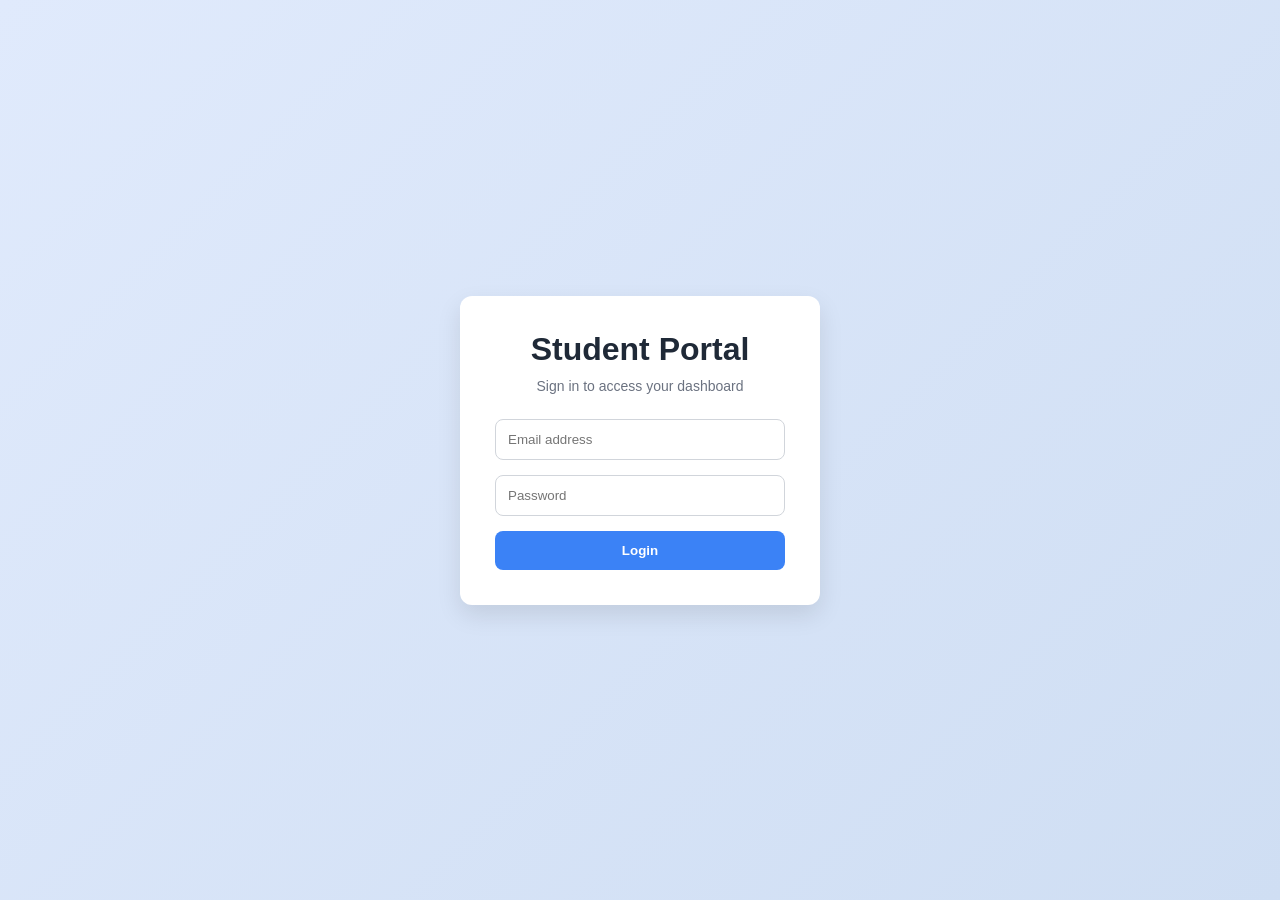
<file: index.html>
<!DOCTYPE html>
<html lang="en">
<head>
    <meta charset="UTF-8">
    <meta name="viewport" content="width=device-width, initial-scale=1.0">
    <title>Student Dashboard Login</title>
    <link rel="stylesheet" href="style.css">
</head>
<body>

<div class="login-wrapper">

    <div class="login-card">
        <h1>Student Portal</h1>
        <p>Sign in to access your dashboard</p>

        <form id="loginForm">
            <input type="email" placeholder="Email address" required>
            <input type="password" placeholder="Password" required>

            <button type="submit">Login</button>
        </form>
    </div>

</div>

<script>
    const form = document.getElementById("loginForm");

    form.addEventListener("submit", function (e) {
        e.preventDefault();

        // simple redirect after "login"
        window.location.href = "dashboard.html";
    });
</script>

</body>
</html>
</file>
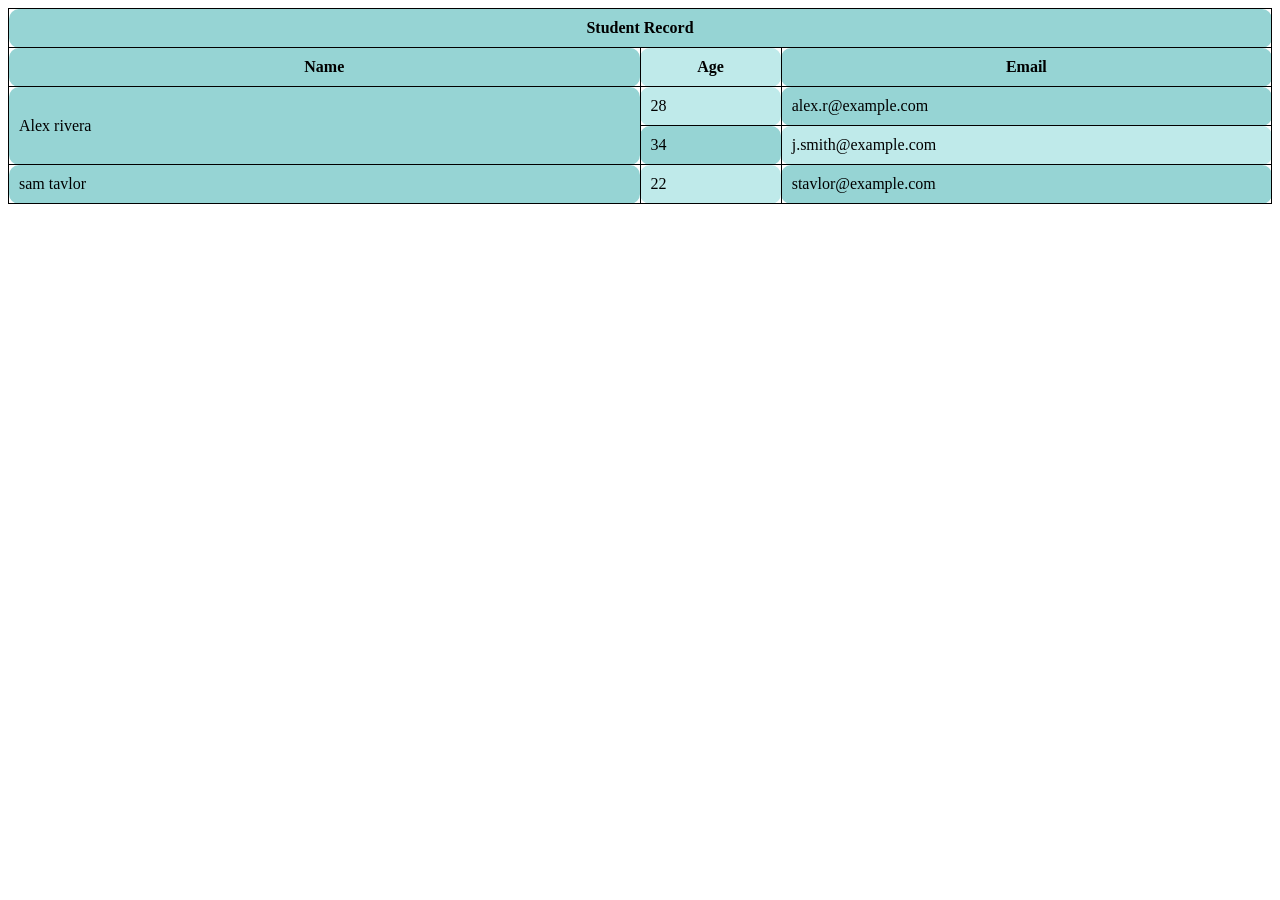
<file: class2.html>
<!DOCTYPE html>
<html>
<head>
    <title>HOME PAGE</title>

    <style>
        table, th, td {
            border: 1px solid black;
            border-collapse: collapse;
        }
        th, td {
            background-color: #96D4D4;
        }

        th, td {
            padding: 10px;
        }
        table {
            border-spacing: 10px;
            width: 100%; 
        }
        tr:nth-child(even) {
            background-color: #D6EEEE;
        }
        td:nth-child(even), th:nth-child(even) {
            background-color: #BFEAEA;
        }
        tr {
            border-bottom: 1px solid #ddd;
        }
        tr:hover {
            background-color: #f1f1f1;
        }
        table, th, td {
            border-radius: 10px;
        }
    </style>

</head>

<body>
<table>
    <tr>
        <th colspan="3">Student Record</th>
    </tr>
    <tr>
        <th style="width: 50%;">Name</th> 
        <th>Age</th>
        <th>Email</th>
    </tr>
    <tr>
        <td rowspan="2">Alex rivera</td>
        <td>28</td>
        <td>alex.r@example.com</td>
    </tr>

    <tr>
        <td>34</td>
        <td>j.smith@example.com</td>
    </tr>

    <tr>
        <td>sam tavlor</td>
        <td>22</td>
        <td>stavlor@example.com</td>
    </tr>

</table>

</body>
</html>
</file>
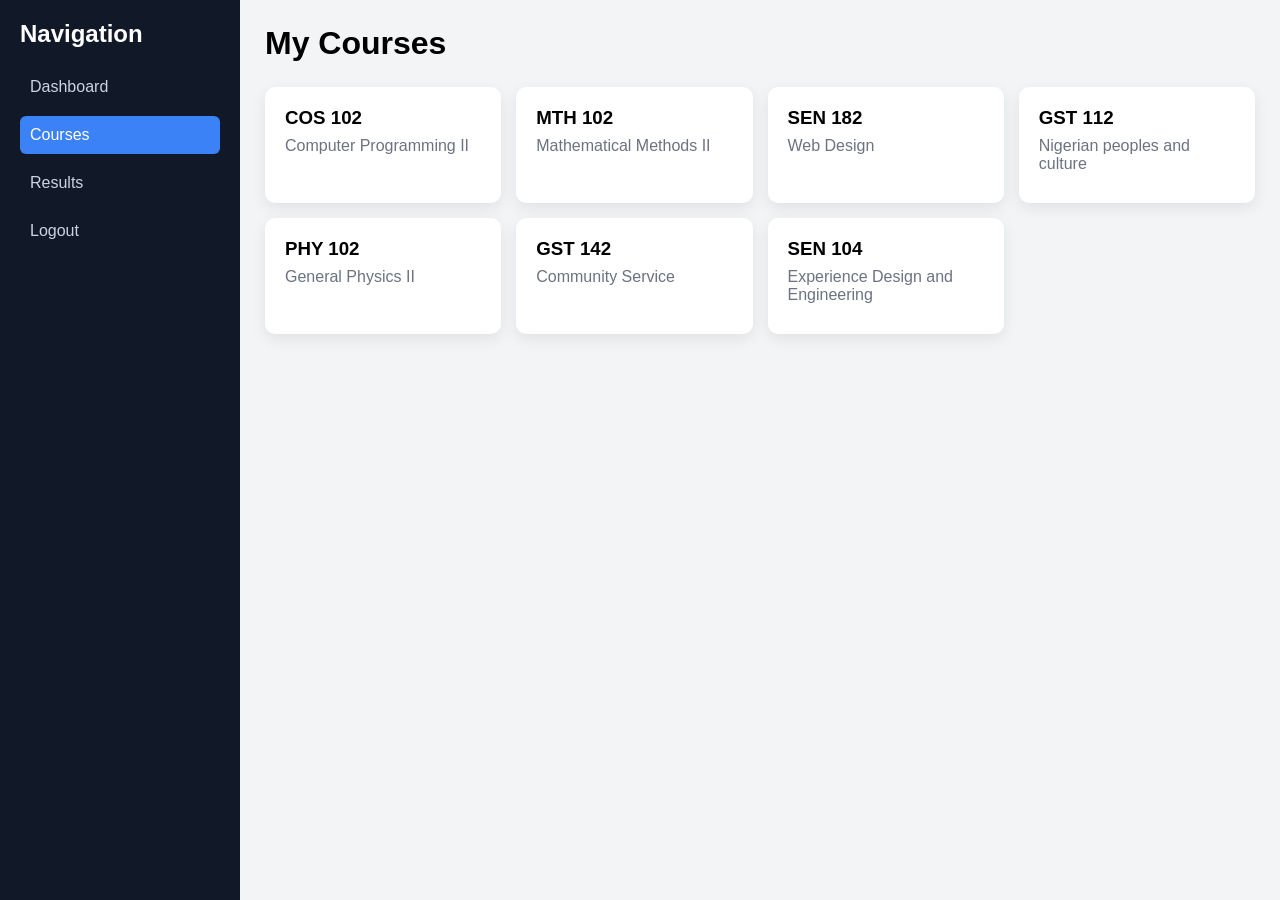
<file: courses.html>
<!DOCTYPE html>
<html lang="en">
<head>
    <meta charset="UTF-8">
    <meta name="viewport" content="width=device-width, initial-scale=1.0">
    <title>Courses</title>
    <link rel="stylesheet" href="style.css">
</head>
<body>

<div class="dashboard-layout">

    <!-- SIDEBAR -->
    <aside class="sidebar">
        <h2>Navigation</h2>

        <nav>
            <a href="dashboard.html">Dashboard</a>
            <a href="courses.html" class="active">Courses</a>
            <a href="results.html">Results</a>
            <a href="index.html">Logout</a>
        </nav>
    </aside>

    <!-- MAIN -->
    <main class="main">

        <header class="topbar">
            <h1>My Courses</h1>
        </header>

        <!-- COURSE GRID -->
        <section class="course-grid">

            <div class="course-card">
                <h3>COS 102</h3>
                <p>Computer Programming II</p>
            </div>

            <div class="course-card">
                <h3>MTH 102</h3>
                <p>Mathematical Methods II</p>
            </div>

            <div class="course-card">
                <h3>SEN 182</h3>
                <p>Web Design</p>
            </div>

            <div class="course-card">
                <h3>GST 112</h3>
                <p>Nigerian peoples and culture</p>
            </div>

            <div class="course-card">
                <h3>PHY 102</h3>
                <p>General Physics II</p>
            </div>

            <div class="course-card">
                <h3>GST 142</h3>
                <p>Community Service</p>
            </div>

            <div class="course-card">
                <h3>SEN 104</h3>
                <p>Experience Design and Engineering</p>
            </div>

        </section>

    </main>
</div>

</body>
</html>
</file>
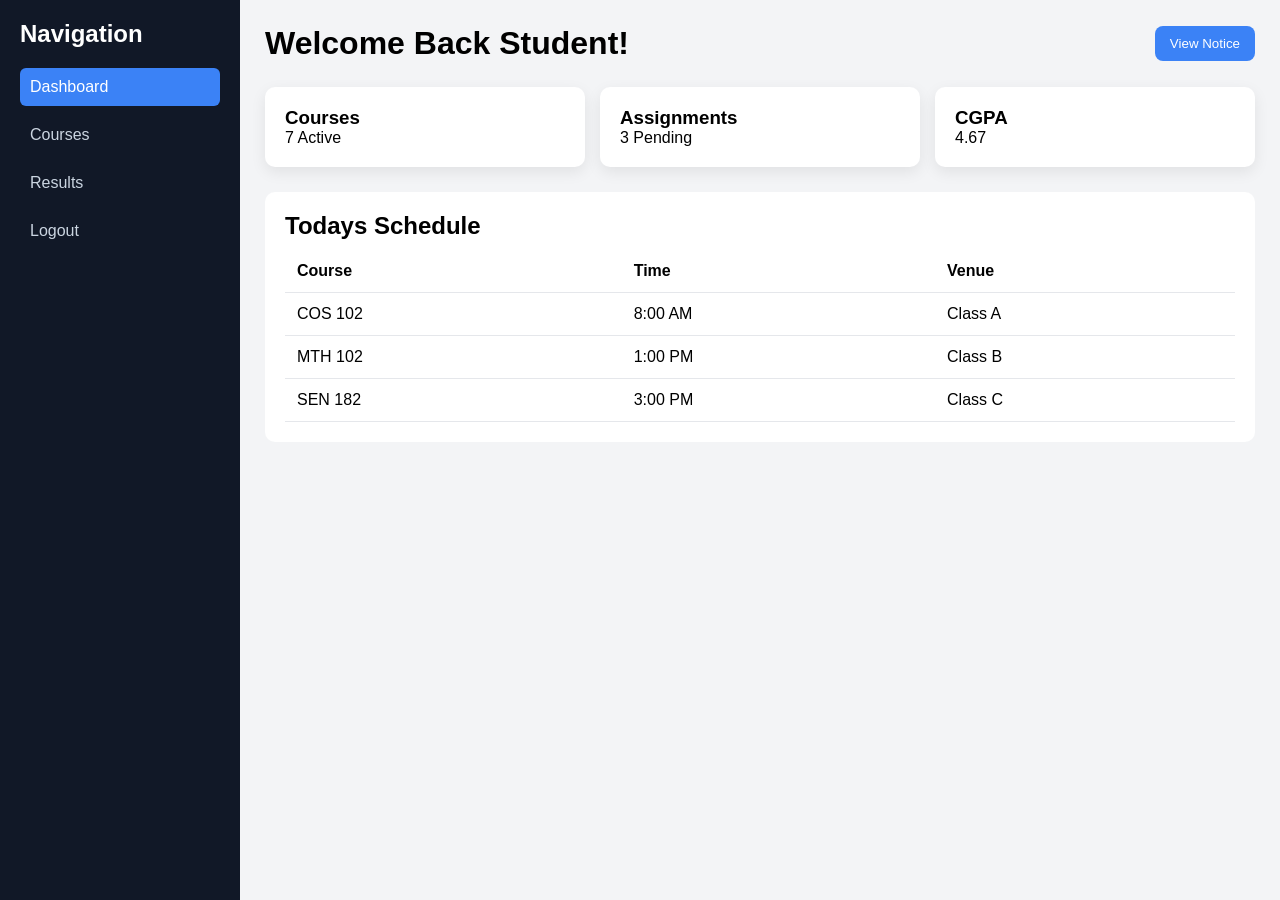
<file: dashboard.html>
<!DOCTYPE html>
<html lang="en">
<head>
    <meta charset="UTF-8">
    <meta name="viewport" content="width=device-width, initial-scale=1.0">
    <title>Student Dashboard</title>
    <link rel="stylesheet" href="style.css">
</head>
<body>

<div class="dashboard-layout">

    <!-- SIDEBAR -->
    <aside class="sidebar">
        <h2>Navigation</h2>

        <nav>
            <a href="dashboard.html" class="active">Dashboard</a>
            <a href="courses.html">Courses</a>
            <a href="results.html">Results</a>
            <a href="index.html">Logout</a>
        </nav>
    </aside>

    <!-- MAIN AREA -->
    <main class="main">

        <header class="topbar">
            <h1>Welcome Back Student!</h1>

            <button id="openModalBtn">View Notice</button>
        </header>

        <!-- CARDS -->
        <section class="card-grid">

            <div class="card">
                <h3>Courses</h3>
                <p>7 Active</p>
            </div>

            <div class="card">
                <h3>Assignments</h3>
                <p>3 Pending</p>
            </div>

            <div class="card">
                <h3>CGPA</h3>
                <p>4.67</p>
            </div>
        </section>

        <!-- TABLE SECTION -->
        <section class="table-section">
            <h2>Todays Schedule</h2>

            <table>
                <tr>
                    <th>Course</th>
                    <th>Time</th>
                    <th>Venue</th>
                </tr>

                <tr>
                    <td>COS 102</td>
                    <td>8:00 AM</td>
                    <td>Class A</td>
                </tr>

                <tr>
                    <td>MTH 102</td>
                    <td>1:00 PM</td>
                    <td>Class B</td>
                </tr>

                <tr>
                    <td>SEN 182</td>
                    <td>3:00 PM</td>
                    <td>Class C</td>
                </tr>
            </table>
        </section>

    </main>
</div>

<!-- MODAL -->
<div class="modal" id="modal">
    <div class="modal-box">
        <span class="close">&times;</span>
        <h2>Notice</h2>
        <p>SEN 182 assignment submission closes tomorrow at 11:59 PM.</p>
    </div>
</div>

<script>
    const modal = document.getElementById("modal");
    const openBtn = document.getElementById("openModalBtn");
    const closeBtn = document.querySelector(".close");

    openBtn.addEventListener("click", () => {
        modal.style.display = "flex";
    });

    closeBtn.addEventListener("click", () => {
        modal.style.display = "none";
    });

    window.addEventListener("click", (e) => {
        if (e.target === modal) {
            modal.style.display = "none";
        }
    });
</script>

</body>
</html>
</file>
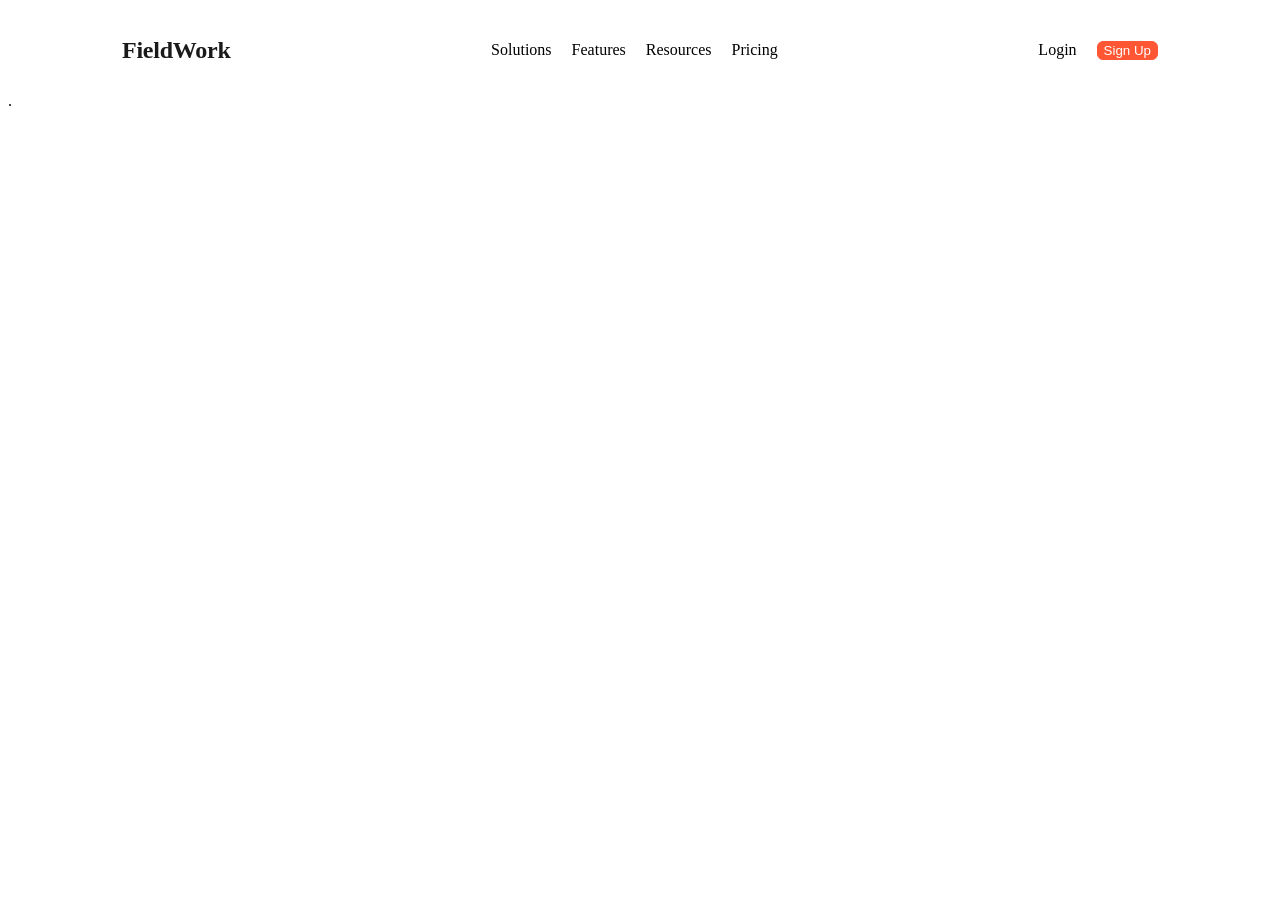
<file: FieldWork.html>
<!DOCTYPE html>
<html lang="en">
<head>
    <meta charset="UTF-8">
    <meta name="viewport" content="width=device-width, initial-scale=1.0">
    <title>FieldWork</title>
    <link href="main.css" rel="stylesheet">
</head>
<body>

    <nav class="navbar">

        <!-- Brand Name Section -->
        <div class="brandName">
            <p>FieldWork</p>
        </div>

        <!-- Menu Items Section -->
        <ul class="menu-items">
            <li>Solutions</li>
            <li>Features</li>
            <li>Resources</li>
            <li>Pricing</li>
        </ul>

        <!-- Button Section -->
        <div class="buttonDiv">
            <a href="#">Login</a>
            <button>Sign Up</button>
        </div>
    </nav>
</body>
</html>.
</file>
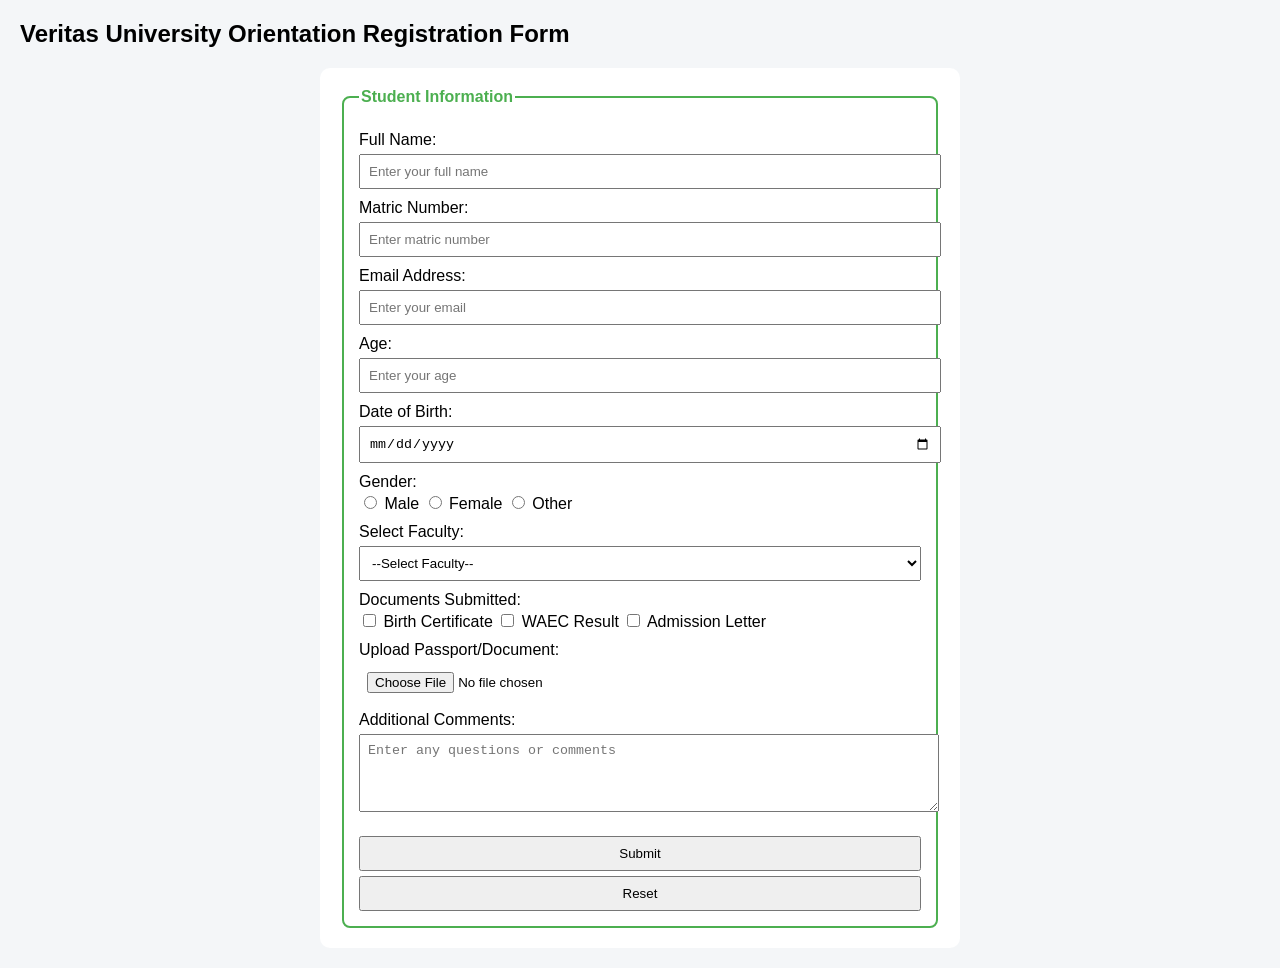
<file: lab4 task.html>
<!DOCTYPE html>
<html lang="en">
<head>
    <meta charset="UTF-8">
    <title>Veritas University Orientation Portal</title>
    <style>
        body {
            font-family: Arial, sans-serif;
            background-color: #f4f6f8;
            margin: 20px;
        }
        form {
            background: #fff;
            padding: 20px;
            border-radius: 10px;
            max-width: 600px;
            margin: auto;
        }
        fieldset {
            border: 2px solid #4CAF50;
            border-radius: 8px;
            padding: 15px;
        }
        legend {
            font-weight: bold;
            color: #4CAF50;
        }
        label {
            display: block;
            margin-top: 10px;
        }
        input, select, textarea {
            width: 100%;
            padding: 8px;
            margin-top: 5px;
        }
        .inline {
            width: auto;
        }
        .buttons {
            margin-top: 15px;
        }
    </style>
</head>
<body>

<h2>Veritas University Orientation Registration Form</h2>

<form>

    <fieldset>
        <legend>Student Information</legend>

        <!-- Full Name -->
        <label for="name">Full Name:</label>
        <input type="text" id="name" name="name" placeholder="Enter your full name" required>

        <!-- Matric Number -->
        <label for="matric">Matric Number:</label>
        <input type="text" id="matric" name="matric" placeholder="Enter matric number" required>

        <!-- Email -->
        <label for="email">Email Address:</label>
        <input type="email" id="email" name="email" placeholder="Enter your email" required>

        <!-- Age -->
        <label for="age">Age:</label>
        <input type="number" id="age" name="age" placeholder="Enter your age" required>

        <!-- Date of Birth -->
        <label for="dob">Date of Birth:</label>
        <input type="date" id="dob" name="dob" required>

        <!-- Gender -->
        <label>Gender:</label>
        <input type="radio" name="gender" value="male" class="inline" required> Male
        <input type="radio" name="gender" value="female" class="inline"> Female
        <input type="radio" name="gender" value="other" class="inline"> Other

        <!-- Faculty Dropdown -->
        <label for="faculty">Select Faculty:</label>
        <select id="faculty" name="faculty" required>
            <option value="">--Select Faculty--</option>
            <option value="science">Science</option>
            <option value="arts">Arts</option>
            <option value="engineering">Engineering</option>
            <option value="management">Management Sciences</option>
        </select>

        <!-- Documents -->
        <label>Documents Submitted:</label>
        <input type="checkbox" name="documents" value="birth_cert" class="inline"> Birth Certificate
        <input type="checkbox" name="documents" value="waec" class="inline"> WAEC Result
        <input type="checkbox" name="documents" value="admission_letter" class="inline"> Admission Letter

        <!-- File Upload -->
        <label for="file">Upload Passport/Document:</label>
        <input type="file" id="file" name="file" required>

        <!-- Comments -->
        <label for="comments">Additional Comments:</label>
        <textarea id="comments" name="comments" rows="4" placeholder="Enter any questions or comments"></textarea>

        <!-- Buttons -->
        <div class="buttons">
            <input type="submit" value="Submit">
            <input type="reset" value="Reset">
        </div>

    </fieldset>

</form>

</body>
</html>
</file>
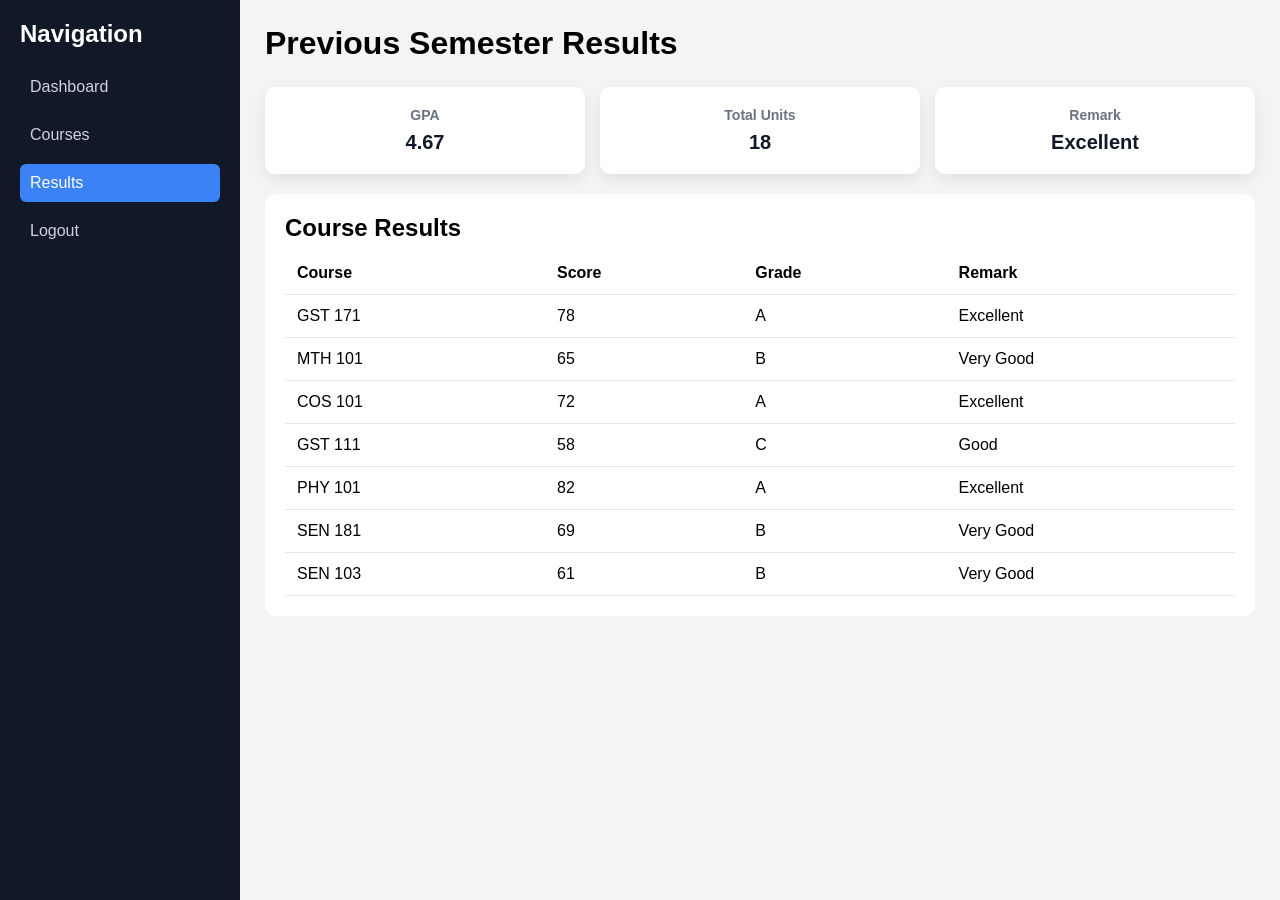
<file: results.html>
<!DOCTYPE html>
<html lang="en">
<head>
    <meta charset="UTF-8">
    <meta name="viewport" content="width=device-width, initial-scale=1.0">
    <title>Results</title>
    <link rel="stylesheet" href="style.css">
</head>
<body>

<div class="dashboard-layout">

    <!-- SIDEBAR -->
    <aside class="sidebar">
        <h2>Navigation</h2>

        <nav>
            <a href="dashboard.html">Dashboard</a>
            <a href="courses.html">Courses</a>
            <a href="results.html" class="active">Results</a>
            <a href="index.html">Logout</a>
        </nav>
    </aside>

    <!-- MAIN CONTENT -->
    <main class="main">

        <header class="topbar">
            <h1>Previous Semester Results</h1>
        </header>

        <!-- GPA SUMMARY -->
        <div class="result-summary">
            <div class="summary-card">
                <h3>GPA</h3>
                <p>4.67</p>
            </div>

            <div class="summary-card">
                <h3>Total Units</h3>
                <p>18</p>
            </div>

            <div class="summary-card">
                <h3>Remark</h3>
                <p>Excellent</p>
            </div>
        </div>

        <!-- RESULTS TABLE -->
        <section class="table-section">
            <h2>Course Results</h2>

            <table>
                <tr>
                    <th>Course</th>
                    <th>Score</th>
                    <th>Grade</th>
                    <th>Remark</th>
                </tr>

                <tr>
                    <td>GST 171</td>
                    <td>78</td>
                    <td>A</td>
                    <td>Excellent</td>
                </tr>

                <tr>
                    <td>MTH 101</td>
                    <td>65</td>
                    <td>B</td>
                    <td>Very Good</td>
                </tr>

                <tr>
                    <td>COS 101</td>
                    <td>72</td>
                    <td>A</td>
                    <td>Excellent</td>
                </tr>

                <tr>
                    <td>GST 111</td>
                    <td>58</td>
                    <td>C</td>
                    <td>Good</td>
                </tr>

                <tr>
                    <td>PHY 101</td>
                    <td>82</td>
                    <td>A</td>
                    <td>Excellent</td>
                </tr>

                <tr>
                    <td>SEN 181</td>
                    <td>69</td>
                    <td>B</td>
                    <td>Very Good</td>
                </tr>

                <tr>
                    <td>SEN 103</td>
                    <td>61</td>
                    <td>B</td>
                    <td>Very Good</td>
                </tr>

            </table>
        </section>

    </main>
</div>

</body>
</html>
</file>
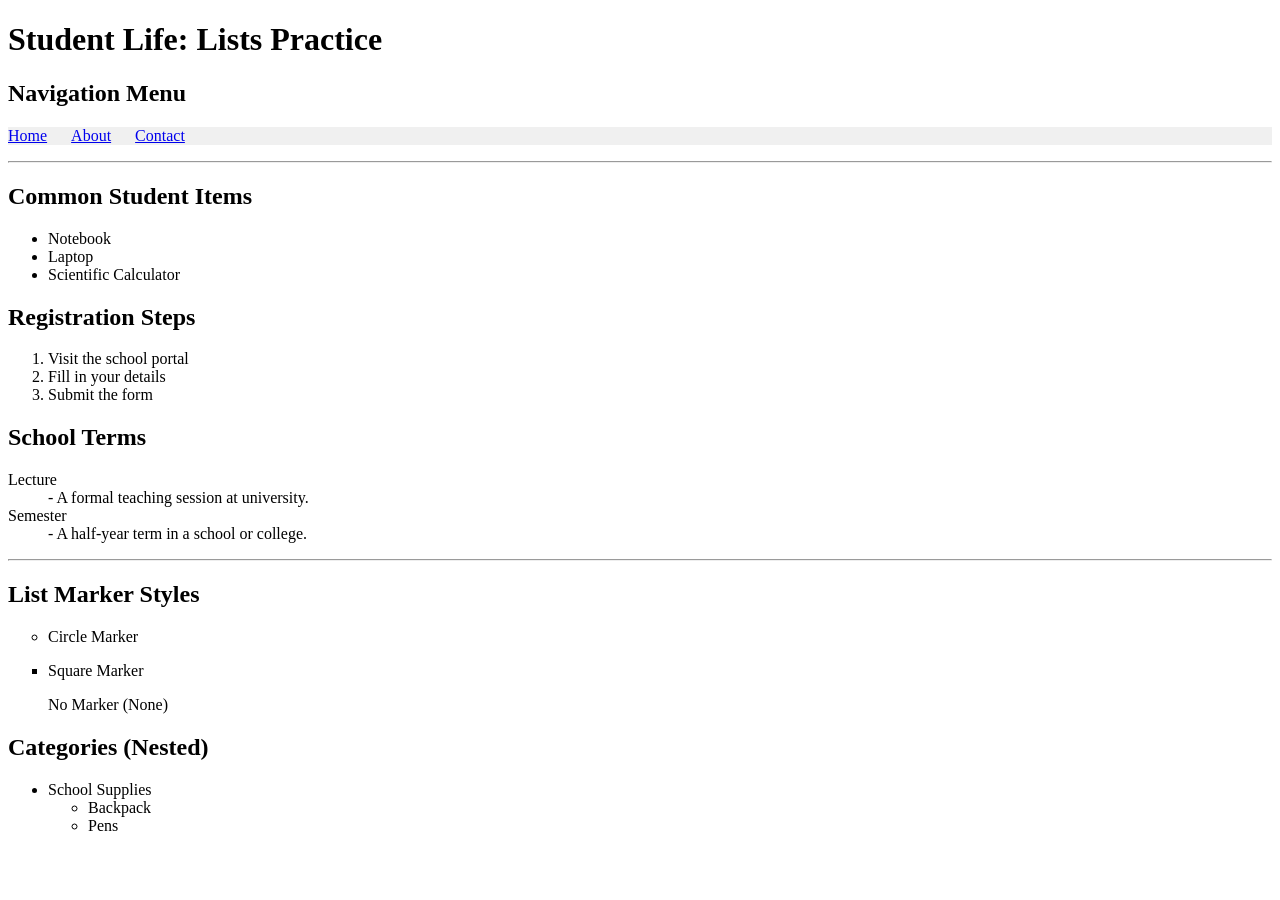
<file: Week 3 task 2.html>
<!DOCTYPE html>
<html lang="en">
<head>
    <meta charset="UTF-8">
    <title>Student List Practice</title>
    <style>
        /*  Simple CSS to make a menu horizontal */
        .horizontal-menu {
            list-style-type: none; /* Removes the dots */
            padding: 0;
            background-color: #f0f0f0;
        }
        .horizontal-menu li {
            display: inline; /* Puts items side-by-side */
            margin-right: 20px;
        }
    </style>
</head>
<body>

    <h1>Student Life: Lists Practice</h1>

    <h2> Navigation Menu</h2>
    <ul class="horizontal-menu">
        <li><a href="#">Home</a></li>
        <li><a href="#">About</a></li>
        <li><a href="#">Contact</a></li>
    </ul>

    <hr>

    <h2>Common Student Items</h2>
    <ul>
        <li>Notebook</li>
        <li>Laptop</li>
        <li>Scientific Calculator</li>
    </ul>

    <h2> Registration Steps</h2>
    <ol>
        <li>Visit the school portal</li>
        <li>Fill in your details</li>
        <li>Submit the form</li>
    </ol>

    <h2> School Terms</h2>
    <dl>
        <dt>Lecture</dt>
        <dd>- A formal teaching session at university.</dd>
        <dt>Semester</dt>
        <dd>- A half-year term in a school or college.</dd>
    </dl>

    <hr>

    <h2> List Marker Styles</h2>
    <ul style="list-style-type:circle;">
        <li>Circle Marker</li>
    </ul>
    <ul style="list-style-type:square;">
        <li>Square Marker</li>
    </ul>
    <ul style="list-style-type:none;">
        <li>No Marker (None)</li>
    </ul>

    <h2> Categories (Nested)</h2>
    <ul>
        <li>School Supplies
            <ul>
                <li>Backpack</li>
                <li>Pens</li>
            </ul>
        </li>
</file>
<file: style.css>
* {
    margin: 0;
    padding: 0;
    box-sizing: border-box;
    font-family: Arial, sans-serif;
}

body {
    background: linear-gradient(135deg, #e0eafc, #cfdef3);
    height: 100vh;
}

/* CENTER WRAPPER */
.login-wrapper {
    height: 100vh;
    display: flex;
    justify-content: center;
    align-items: center;
}

/* LOGIN CARD */
.login-card {
    width: 360px;
    background: white;
    padding: 35px;
    border-radius: 12px;
    box-shadow: 0 10px 25px rgba(0,0,0,0.1);
    text-align: center;
    transition: transform 0.3s ease;
}

.login-card:hover {
    transform: translateY(-5px);
}

.login-card h1 {
    margin-bottom: 10px;
    color: #1f2937;
}

.login-card p {
    font-size: 14px;
    color: #6b7280;
    margin-bottom: 25px;
}

/* INPUT FIELDS */
.login-card input {
    width: 100%;
    padding: 12px;
    margin-bottom: 15px;
    border: 1px solid #d1d5db;
    border-radius: 8px;
    outline: none;
    transition: 0.2s;
}

.login-card input:focus {
    border-color: #3b82f6;
    box-shadow: 0 0 0 3px rgba(59,130,246,0.2);
}

/* BUTTON */
.login-card button {
    width: 100%;
    padding: 12px;
    background: #3b82f6;
    border: none;
    color: white;
    border-radius: 8px;
    cursor: pointer;
    font-weight: bold;
    transition: 0.3s;
}

.login-card button:hover {
    background: #2563eb;
    transform: scale(1.03);
}

.login-card small {
    display: block;
    margin-top: 15px;
    color: #9ca3af;
    font-size: 12px;
}
/* DASHBOARD LAYOUT */
.dashboard-layout {
    display: flex;
    min-height: 100vh;
}

/* SIDEBAR */
.sidebar {
    width: 240px;
    background: #111827;
    color: white;
    padding: 20px;
}

.sidebar h2 {
    margin-bottom: 20px;
}

.sidebar nav {
    display: flex;
    flex-direction: column;
    gap: 10px;
}

.sidebar nav a {
    color: #cbd5e1;
    text-decoration: none;
    padding: 10px;
    border-radius: 6px;
    transition: 0.2s;
}

.sidebar nav a:hover {
    background: #1f2937;
    color: white;
}

.sidebar nav a.active {
    background: #3b82f6;
    color: white;
}

/* MAIN AREA */
.main {
    flex: 1;
    padding: 25px;
    background: #f3f4f6;
}

/* TOPBAR */
.topbar {
    display: flex;
    justify-content: space-between;
    align-items: center;
    margin-bottom: 25px;
}

.topbar button {
    padding: 10px 15px;
    border: none;
    background: #3b82f6;
    color: white;
    border-radius: 8px;
    cursor: pointer;
    transition: 0.2s;
}

.topbar button:hover {
    background: #2563eb;
}

/* CARDS */
.card-grid {
    display: grid;
    grid-template-columns: repeat(auto-fit, minmax(180px, 1fr));
    gap: 15px;
    margin-bottom: 25px;
}

.card {
    background: white;
    padding: 20px;
    border-radius: 10px;
    box-shadow: 0 5px 15px rgba(0,0,0,0.08);
    transition: 0.2s;
}

.card:hover {
    transform: translateY(-4px);
}

/* TABLE */
.table-section {
    background: white;
    padding: 20px;
    border-radius: 10px;
}

table {
    width: 100%;
    border-collapse: collapse;
}

th, td {
    text-align: left;
    padding: 12px;
    border-bottom: 1px solid #e5e7eb;
}

/* MODAL */
.modal {
    display: none;
    position: fixed;
    top: 0;
    left: 0;
    width: 100%;
    height: 100%;
    background: rgba(0,0,0,0.5);
    justify-content: center;
    align-items: center;
}

.modal-box {
    background: white;
    padding: 25px;
    border-radius: 10px;
    width: 300px;
    position: relative;
}

.close {
    position: absolute;
    right: 10px;
    top: 5px;
    font-size: 20px;
    cursor: pointer;
}

/* RESPONSIVE */
@media (max-width: 768px) {
    .dashboard-layout {
        flex-direction: column;
    }

    .sidebar {
        width: 100%;
        text-align: center;
    }

    .topbar {
        flex-direction: column;
        gap: 10px;
        align-items: flex-start;
    }
}
.course-grid {
    display: grid;
    grid-template-columns: repeat(auto-fit, minmax(200px, 1fr));
    gap: 15px;
}

.course-card {
    background: white;
    padding: 20px;
    border-radius: 10px;
    box-shadow: 0 5px 15px rgba(0,0,0,0.08);
    transition: 0.2s;
}

.course-card:hover {
    transform: translateY(-5px);
}

.course-card h3 {
    margin-bottom: 8px;
}

.course-card p {
    color: #6b7280;
    margin-bottom: 10px;
}

.course-card span {
    font-size: 12px;
    color: #3b82f6;
}
/* RESULT SUMMARY CARDS */
.result-summary {
    display: grid;
    grid-template-columns: repeat(auto-fit, minmax(180px, 1fr));
    gap: 15px;
    margin-bottom: 20px;
}

.summary-card {
    background: white;
    padding: 20px;
    border-radius: 10px;
    box-shadow: 0 5px 15px rgba(0,0,0,0.08);
    text-align: center;
    transition: 0.2s;
}

.summary-card:hover {
    transform: translateY(-4px);
}

.summary-card h3 {
    color: #6b7280;
    font-size: 14px;
    margin-bottom: 8px;
}

.summary-card p {
    font-size: 20px;
    font-weight: bold;
    color: #111827;
}

/* TABLE IMPROVEMENT */
.table-section h2 {
    margin-bottom: 10px;
}

table tr:hover {
    background: #f9fafb;
}
</file>
<file: main.css>
.navbar{
    display :flex;
    justify-content: space-between;
    margin: 0px 114px;
    /* margin-left: 114px; */
    align-items: center;
    background-color: #FFFFFF;
}

.menu-items{
    display:flex;
    gap:20px;
    list-style-type:none;
    padding: 0px 20px;
}

 .brandName{
         font-size:24px;
    line-height: 36px;
         letter-spacing: -0.24px;
    color: #1A1A1A;
     font-weight: bold;
  }
 .buttonDiv{
     display: flex;
     gap:20px
 }
 .buttonDiv button {
          background-color: #FF5733;
                border-radius: 6px;
      width: 108.47;
     height: 44;
     color: #FFFF;
   opacity: 100%;
   border: 1px solid;
    border-color: #FF5733;

 }
 .buttonDiv a{
    color:black;
    text-decoration: none;
 }
</file>
